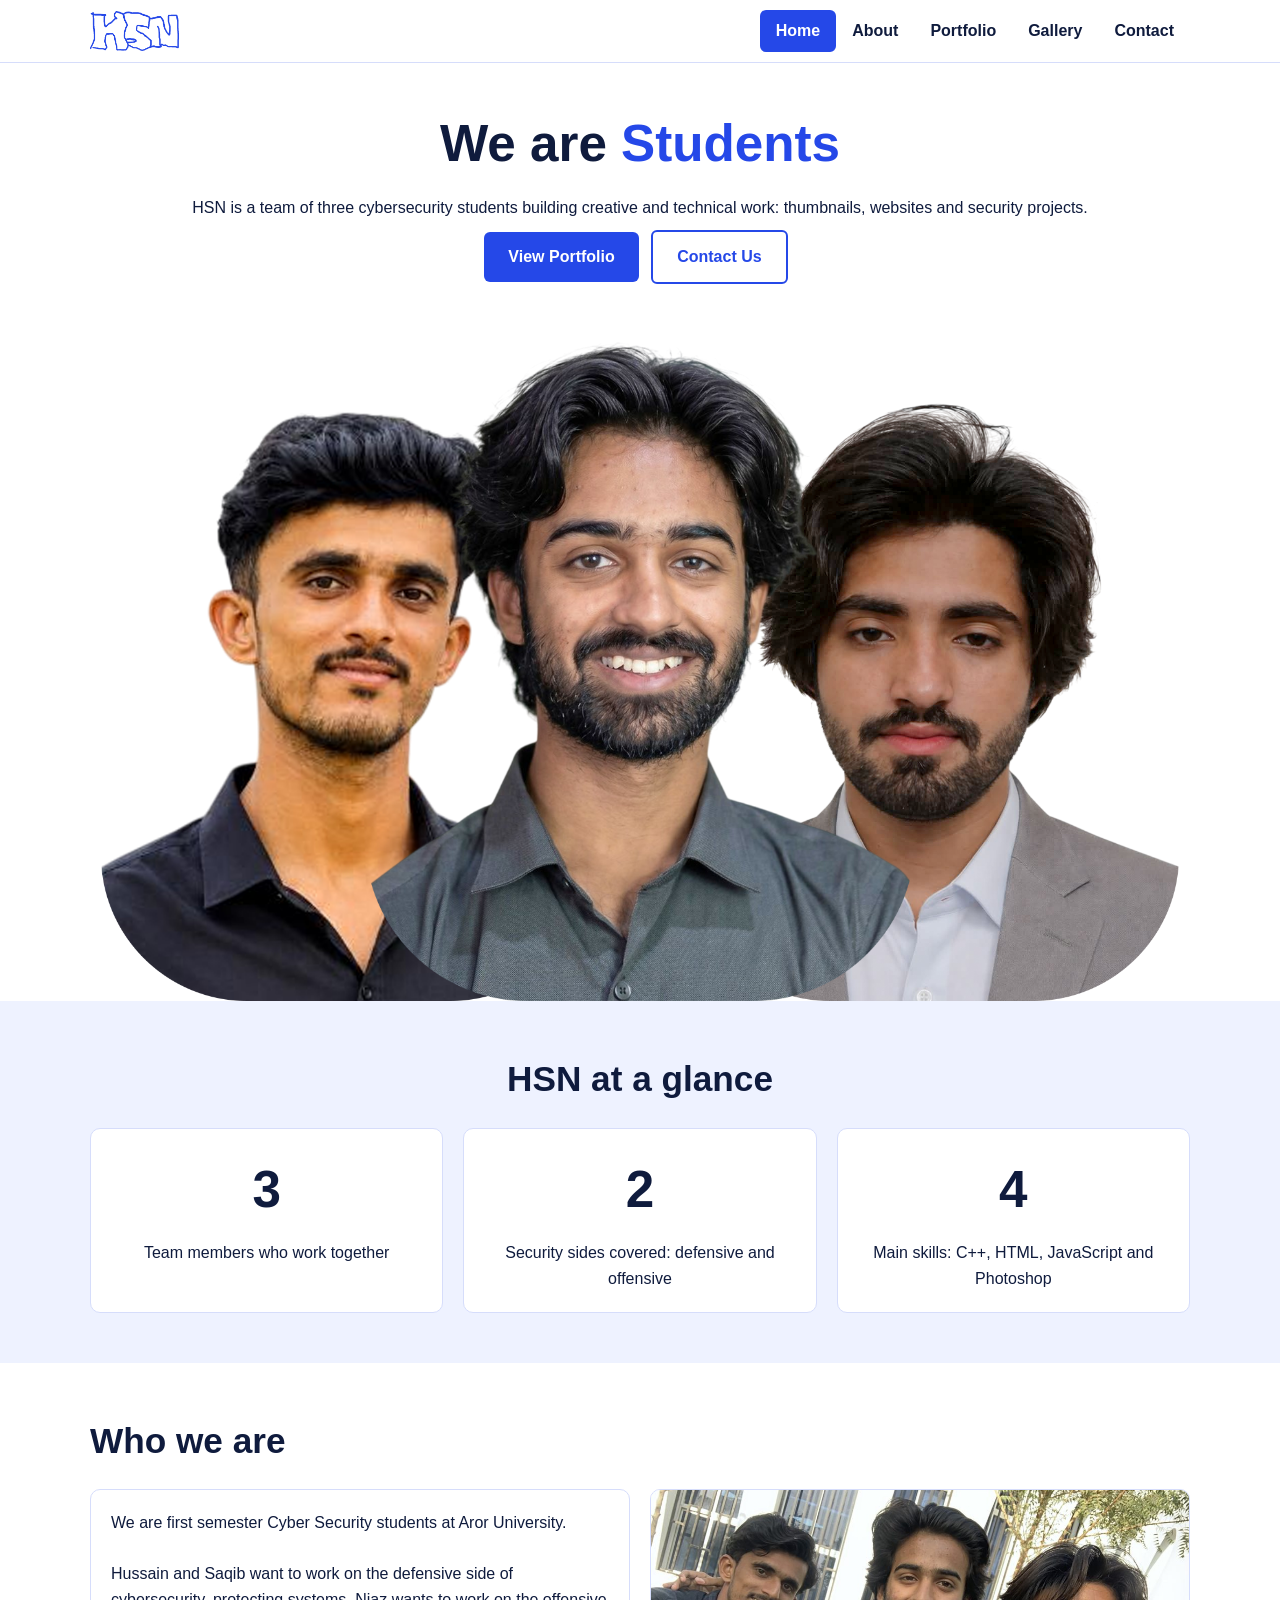
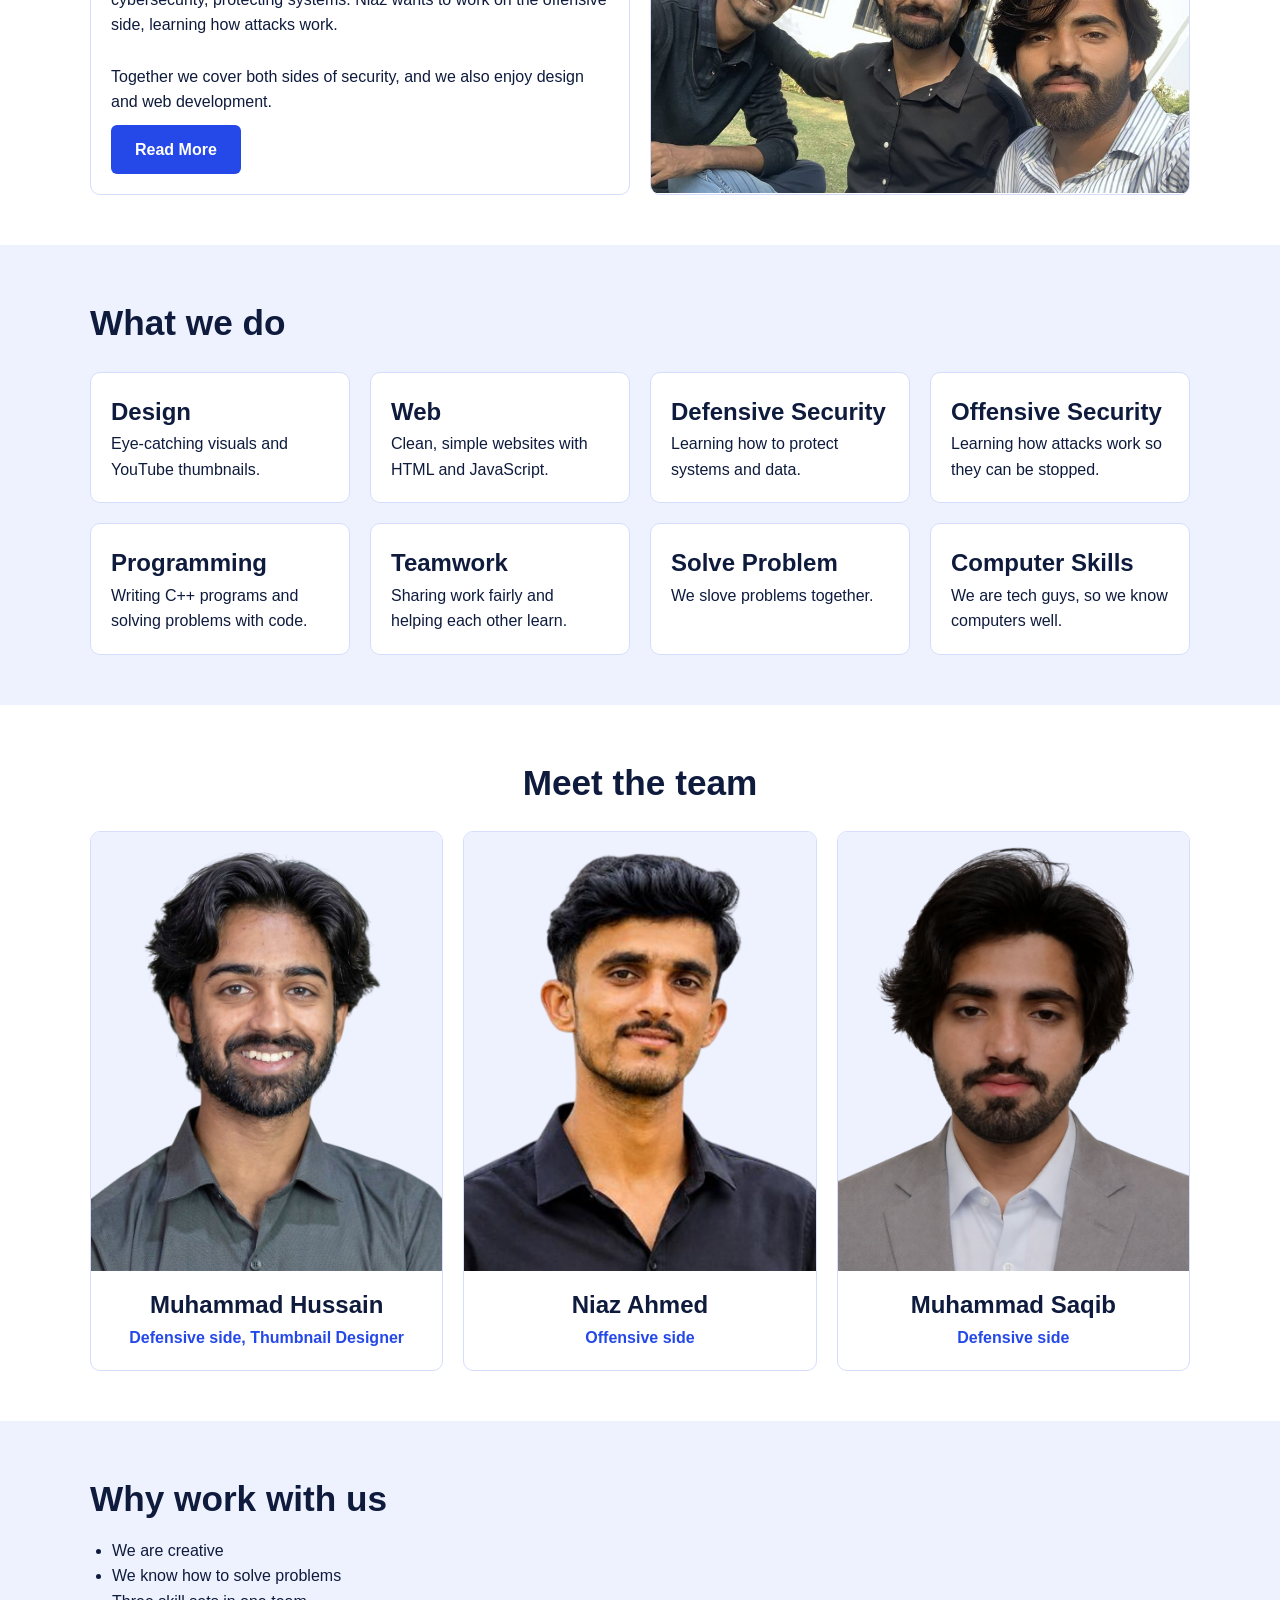
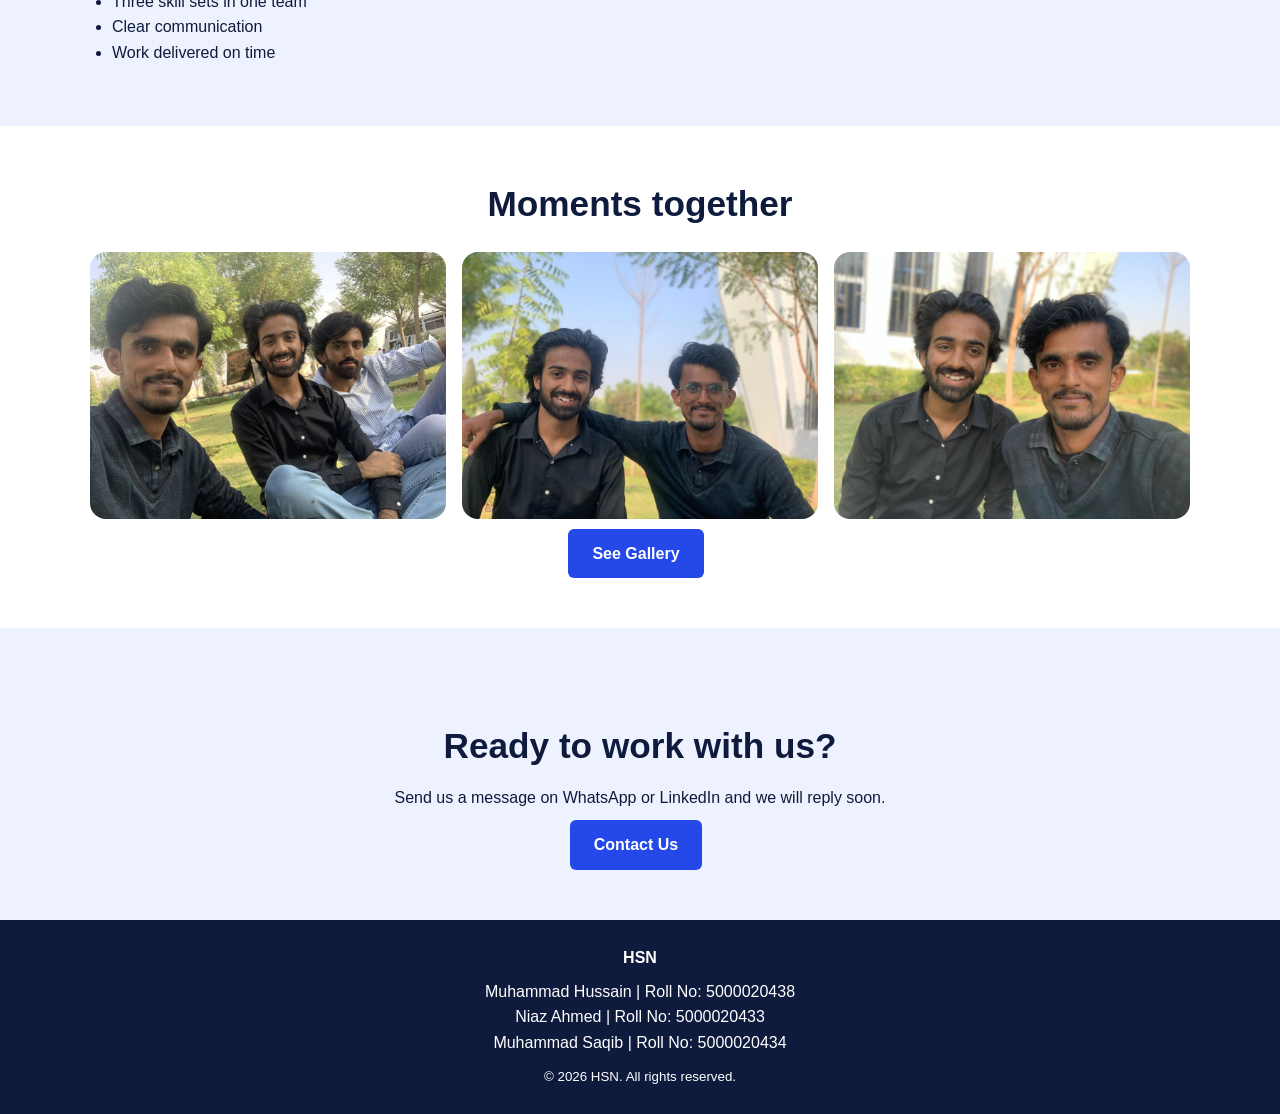
<file: index.html>
<!DOCTYPE html>
<html>
<head>
  <meta charset="UTF-8">
  <meta name="viewport" content="width=device-width, initial-scale=1.0">
  <title>Home | HSN</title>
  <link rel="icon" href="images/favicon.png">
  <!-- Connects the CSS file -->
  <link rel="stylesheet" href="style.css">
</head>
<body>

  <!-- MENU: same on every page. class="active" highlights the current page -->
  <div class="navbar">
    <div class="container nav-inner">
      <a href="index.html"><img class="logo" src="images/logo.png" alt="HSN logo"></a>
      <!-- NEW: menu button, only visible on small (mobile) screens. script.js shows/hides the menu when it is clicked -->
      <button class="menu-btn" id="menuBtn" aria-label="Open menu">&#9776;</button>
      <ul id="navLinks"> <!-- NEW: id lets script.js find this menu -->
        <li><a href="index.html" class="active">Home</a></li>
        <li><a href="about.html">About</a></li>
        <li><a href="portfolio.html">Portfolio</a></li>
        <li><a href="gallery.html">Gallery</a></li>
        <li><a href="contact.html">Contact</a></li>
      </ul>
    </div>
  </div>

  <!-- 1. TOP PART: heading (the word changes with JavaScript), buttons and team photos -->
  <div class="container hero">
    <h1>We are <span id="word">Students</span></h1>
    <p>HSN is a team of three cybersecurity students building creative and technical work: thumbnails, websites and security projects.</p>
    <a class="btn" href="portfolio.html">View Portfolio</a>
    <a class="btn outline" href="contact.html">Contact Us</a>

    <!-- Photos: Hussain in front, Niaz on the left, Saqib on the right -->
    <div class="stage">
      <img class="left" src="images/niazhome.png" alt="Niaz">
      <img class="right" src="images/saqibhome.png" alt="Saqib">
      <img class="front" src="images/hussainhome.png" alt="Hussain">
    </div>
  </div>

  <!-- 2. AT A GLANCE: three boxes with big numbers (change the numbers and text freely) -->
  <div class="section alt" style="text-align: center;">
    <div class="container">
      <h2>HSN at a glance</h2>
      <div class="grid">
        <div class="box"><h1>3</h1><p>Team members who work together</p></div>
        <div class="box"><h1>2</h1><p>Security sides covered: defensive and offensive</p></div>
        <div class="box"><h1>4</h1><p>Main skills: C++, HTML, JavaScript and Photoshop</p></div>
      </div>
    </div>
  </div>

  <!-- 3. WHO WE ARE: text box on the left, team photo on the right -->
  <div class="section">
    <div class="container">
      <h2>Who we are</h2>
      <div class="grid">
        <div class="box">
          <p>We are first semester Cyber Security students at Aror University.</p>
          <br>
          <p>Hussain and Saqib want to work on the defensive side of cybersecurity, protecting systems. Niaz wants to work on the offensive side, learning how attacks work.</p>
          <br>
          <p>Together we cover both sides of security, and we also enjoy design and web development.</p>
          <a class="btn" href="about.html">Read More</a>
        </div>
        <div class="box image-box">
    <img src="images/project-1.jpg" alt="HSN team">
</div>
      </div>
    </div>
  </div>

  <!-- 4. WHAT WE DO: boxes (copy or delete a box if needed) -->
  <div class="section alt" >
    <div class="container">
      <h2>What we do</h2>
      <div class="grid">
        <div class="box"><h3>Design</h3><p>Eye-catching visuals and YouTube thumbnails.</p></div>
        <div class="box"><h3>Web</h3><p>Clean, simple websites with HTML and JavaScript.</p></div>
        <div class="box"><h3>Defensive Security</h3><p>Learning how to protect systems and data.</p></div>
        <div class="box"><h3>Offensive Security</h3><p>Learning how attacks work so they can be stopped.</p></div>
        <div class="box"><h3>Programming</h3><p>Writing C++ programs and solving problems with code.</p></div>
        <div class="box"><h3>Teamwork</h3><p>Sharing work fairly and helping each other learn.</p></div>
        <div class="box"><h3>Solve Problem</h3><p>We slove problems together.</p></div>
        <div class="box"><h3>Computer Skills</h3><p>We are tech guys, so we know computers well.</p></div>
      </div>
    </div>
  </div>

  <!-- 5. MEET THE TEAM: photo, name and role -->
  <div class="section" style="text-align: center;">
    <div class="container">
      <h2>Meet the team</h2>
      <div class="grid">
        <div class="box">
          <img src="images/hussain.png" alt="Muhammad Hussain">
          <h3>Muhammad Hussain</h3>
          <p class="role">Defensive side, Thumbnail Designer</p>
        </div>
        <div class="box">
          <img src="images/niaz.png" alt="Niaz Ahmed">
          <h3>Niaz Ahmed</h3>
          <p class="role">Offensive side</p>
        </div>
        <div class="box">
          <img src="images/saqib.png" alt="Muhammad Saqib">
          <h3>Muhammad Saqib</h3>
          <p class="role">Defensive side</p>
        </div>
      </div>
    </div>
  </div>

  <!-- 6. WHY WORK WITH US: a list -->
  <div class="section alt">
    <div class="container">
      <h2>Why work with us</h2>
      <ul>
        <li>We are creative</li>
        <li>We know how to solve problems</li>
        <li>Three skill sets in one team</li>
        <li>Clear communication</li>
        <li>Work delivered on time</li>
      </ul>
    </div>
  </div>

  <!-- 7. PHOTOS: three photos from the gallery (class="gallery" gives round corners) -->
  <div class="section" style="text-align: center;">
    <div class="container">
      <h2>Moments together</h2>
      <div class="gallery">
        <img src="images/photo-2.jpg" alt="Team photo">
        <img src="images/photo-3.jpg" alt="Hussain and Niaz">
        <img src="images/photo-4.jpg" alt="Hussain and Niaz">
      </div>
      <a class="btn" href="gallery.html">See Gallery</a>
    </div>
  </div>

  <!-- 8. LAST PART: call to action -->
  <div class="section alt">
    <div class="container hero">
      <h2>Ready to work with us?</h2>
      <p>Send us a message on WhatsApp or LinkedIn and we will reply soon.</p>
      <a class="btn" href="contact.html">Contact Us</a>
    </div>
  </div>

  <!-- FOOTER: same on every page -->
  <div class="footer">
    <div class="container">
      <strong>HSN</strong>
      <ul>
        <li>Muhammad Hussain | Roll No: 5000020438</li>
        <li>Niaz Ahmed | Roll No: 5000020433</li>
        <li>Muhammad Saqib | Roll No: 5000020434</li>
      </ul>
      <small>&copy; 2026 HSN. All rights reserved.</small>
    </div>
  </div>

  <!-- JavaScript file (text changer) -->
  <script src="script.js"></script>
</body>
</html>
</file>
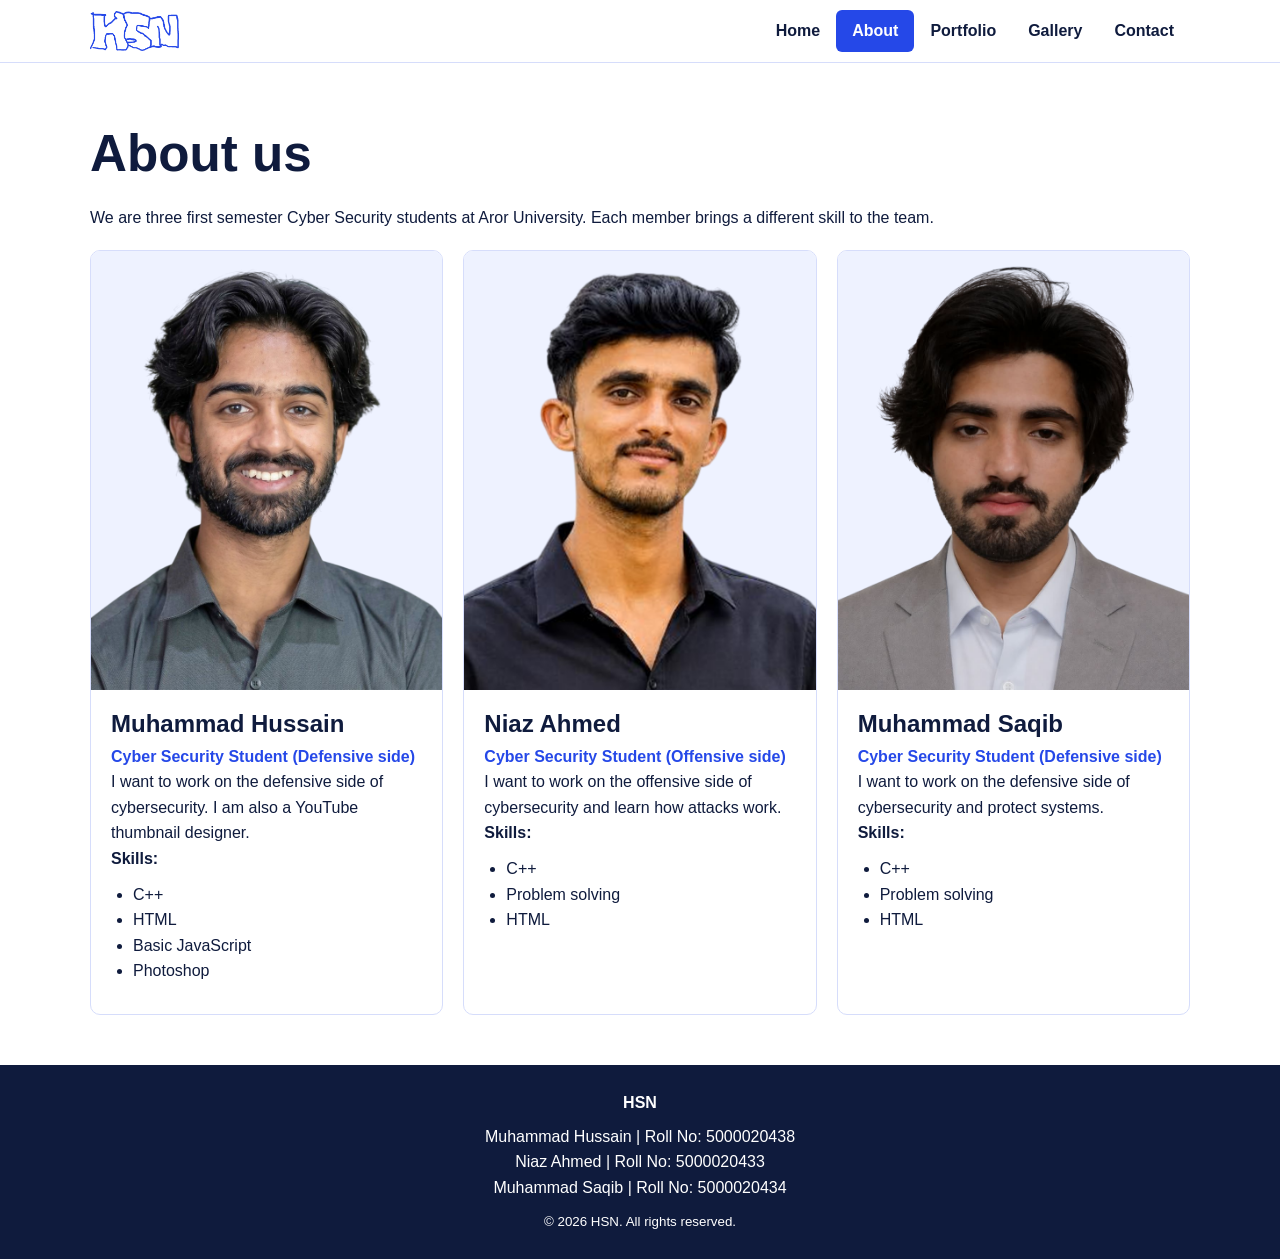
<file: about.html>
<!DOCTYPE html>
<html>
<head>
  <meta charset="UTF-8">
  <meta name="viewport" content="width=device-width, initial-scale=1.0">
  <title>About | HSN</title>
  <link rel="icon" href="images/favicon.png">
  <!-- Connects the CSS file -->
  <link rel="stylesheet" href="style.css">
</head>
<body>

  <!-- MENU: same on every page. class="active" highlights the current page -->
  <div class="navbar">
    <div class="container nav-inner">
      <a href="index.html"><img class="logo" src="images/logo.png" alt="HSN logo"></a>
      <!-- NEW: menu button, only visible on small (mobile) screens. script.js shows/hides the menu when it is clicked -->
      <button class="menu-btn" id="menuBtn" aria-label="Open menu">&#9776;</button>
      <ul id="navLinks"> <!-- NEW: id lets script.js find this menu -->
        <li><a href="index.html">Home</a></li>
        <li><a href="about.html" class="active">About</a></li>
        <li><a href="portfolio.html">Portfolio</a></li>
        <li><a href="gallery.html">Gallery</a></li>
        <li><a href="contact.html">Contact</a></li>
      </ul>
    </div>
  </div>

  <div class="section">
    <div class="container">
      <h1>About us</h1>
      <p>We are three first semester Cyber Security students at Aror University. Each member brings a different skill to the team.</p>
      <div class="grid">
      <!-- Muhammad Hussain (delete this whole box to remove a member) -->
      <div class="box">
        <img src="images/hussain.png" alt="Muhammad Hussain">
        <h3>Muhammad Hussain</h3>
        <p class="role">Cyber Security Student (Defensive side)</p>
        <p>I want to work on the defensive side of cybersecurity. I am also a YouTube thumbnail designer.</p>
        <p><b>Skills:</b></p>
        <ul>
          <li>C++</li>
          <li>HTML</li>
          <li>Basic JavaScript</li>
          <li>Photoshop</li>
        </ul>
      </div>
      <!-- Niaz Ahmed (delete this whole box to remove a member) -->
      <div class="box">
        <img src="images/niaz.png" alt="Niaz Ahmed">
        <h3>Niaz Ahmed</h3>
        <p class="role">Cyber Security Student (Offensive side)</p>
        <p>I want to work on the offensive side of cybersecurity and learn how attacks work.</p>
        <p><b>Skills:</b></p>
        <ul>
          <li>C++</li>
          <li>Problem solving</li>
          <li>HTML</li>
        </ul>
      </div>
      <!-- Muhammad Saqib (delete this whole box to remove a member) -->
      <div class="box">
        <img src="images/saqib.png" alt="Muhammad Saqib">
        <h3>Muhammad Saqib</h3>
        <p class="role">Cyber Security Student (Defensive side)</p>
        <p>I want to work on the defensive side of cybersecurity and protect systems.</p>
        <p><b>Skills:</b></p>
        <ul>
          <li>C++</li>
          <li>Problem solving</li>
          <li>HTML</li>
        </ul>
      </div>
      </div>
    </div>
  </div>

  <!-- FOOTER: same on every page -->
  <div class="footer">
    <div class="container">
      <strong>HSN</strong>
      <ul>
        <li>Muhammad Hussain | Roll No: 5000020438</li>
        <li>Niaz Ahmed | Roll No: 5000020433</li>
        <li>Muhammad Saqib | Roll No: 5000020434</li>
      </ul>
      <small>&copy; 2026 HSN. All rights reserved.</small>
    </div>
  </div>

  <!-- NEW: JavaScript file (menu button) -->
  <script src="script.js"></script>
</body>
</html>
</file>
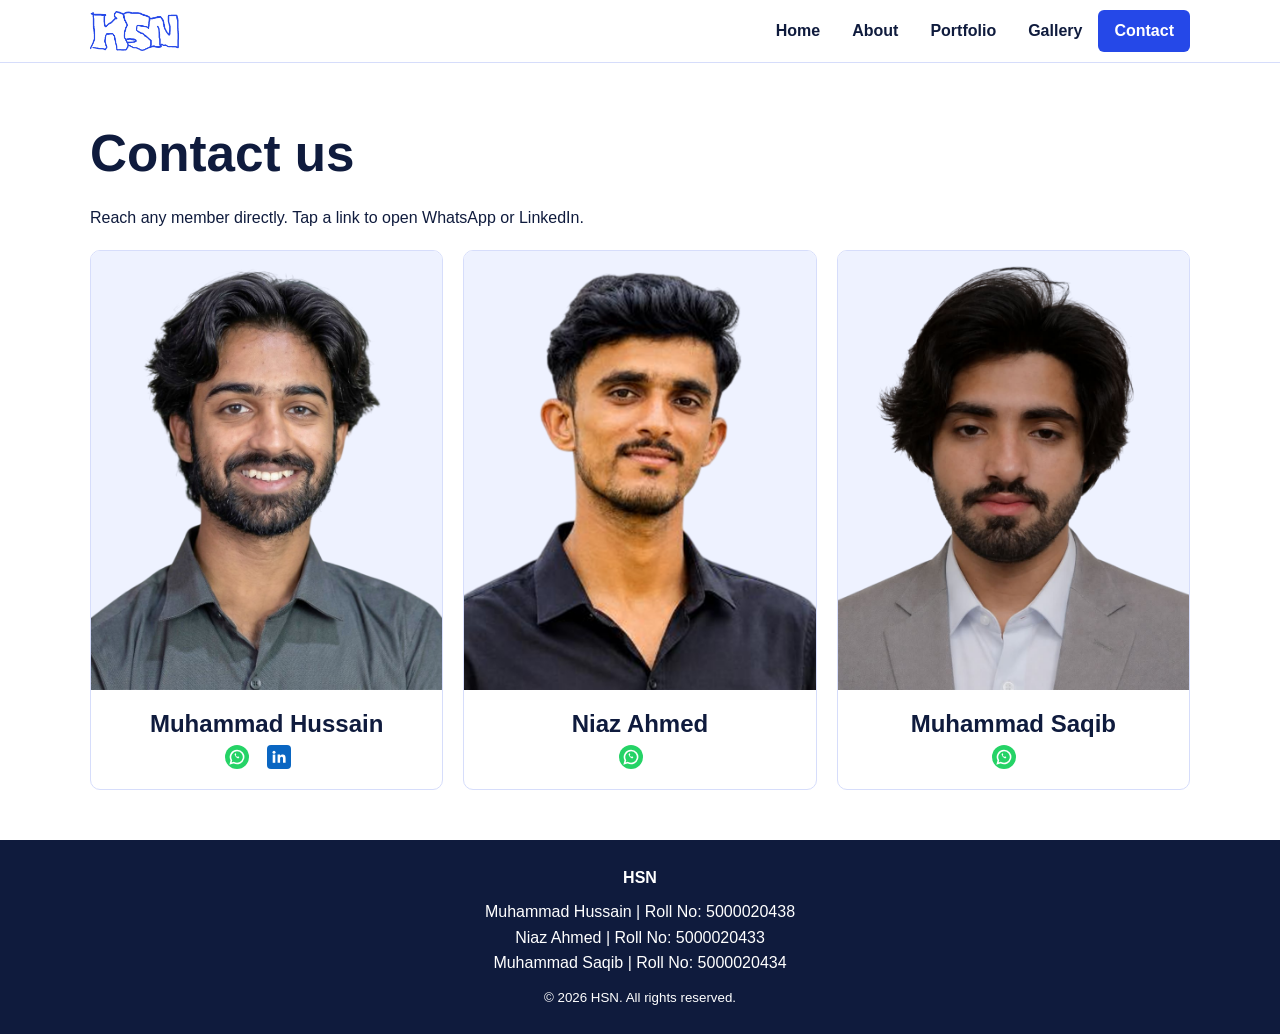
<file: contact.html>
<!DOCTYPE html>
<html>
<head>
  <meta charset="UTF-8">
  <meta name="viewport" content="width=device-width, initial-scale=1.0">
  <title>Contact | HSN</title>
  <link rel="icon" href="images/favicon.png">
  <!-- Connects the CSS file -->
  <link rel="stylesheet" href="style.css">
</head>
<body>

  <!-- MENU: same on every page. class="active" highlights the current page -->
  <div class="navbar">
    <div class="container nav-inner">
      <a href="index.html"><img class="logo" src="images/logo.png" alt="HSN logo"></a>
      <!-- NEW: menu button, only visible on small (mobile) screens. script.js shows/hides the menu when it is clicked -->
      <button class="menu-btn" id="menuBtn" aria-label="Open menu">&#9776;</button>
      <ul id="navLinks"> <!-- NEW: id lets script.js find this menu -->
        <li><a href="index.html">Home</a></li>
        <li><a href="about.html">About</a></li>
        <li><a href="portfolio.html">Portfolio</a></li>
        <li><a href="gallery.html">Gallery</a></li>
        <li><a href="contact.html" class="active">Contact</a></li>
      </ul>
    </div>
  </div>

  <div class="section">
    <div class="container">
      <h1>Contact us</h1>
      <p>Reach any member directly. Tap a link to open WhatsApp or LinkedIn.</p>
      <!-- One box per member. wa.me/ is followed by the number without + or 0 at the start.
           To add another platform, copy a link line and change the icon file, link and text. -->
      <div class="grid">
        <!-- Muhammad Hussain -->
        <div class="box" style="text-align: center;">
          <img src="images/hussain.png" alt="Muhammad Hussain">
          <h3>Muhammad Hussain</h3>
          <p><a href="https://wa.me/923158884673" target="_blank"><img class="icon" src="images/whatsapp.svg" alt="WhatsApp"><a href="https://www.linkedin.com/in/hey-muhammadhussain/" target="_blank"><img class="icon" src="images/linkedin.svg" alt="LinkedIn"> </a></p>
        </div>
        <!-- Niaz Ahmed -->
        <div class="box" style="text-align: center;">
          <img src="images/niaz.png" alt="Niaz Ahmed">
          <h3>Niaz Ahmed</h3>
          <p><a href="https://wa.me/923128609928" target="_blank"><img class="icon" src="images/whatsapp.svg" alt="WhatsApp"></a></p>
        </div>
        <!-- Muhammad Saqib -->
        <div class="box" style="text-align: center;">
          <img src="images/saqib.png" alt="Muhammad Saqib">
          <h3>Muhammad Saqib</h3>
          <p><a href="https://wa.me/923048474510" target="_blank"><img class="icon" src="images/whatsapp.svg" alt="WhatsApp"></a></p>
        </div>
      </div>
    </div>
  </div>

  <!-- FOOTER: same on every page -->
  <div class="footer">
    <div class="container">
      <strong>HSN</strong>
      <ul>
        <li>Muhammad Hussain | Roll No: 5000020438</li>
        <li>Niaz Ahmed | Roll No: 5000020433</li>
        <li>Muhammad Saqib | Roll No: 5000020434</li>
      </ul>
      <small>&copy; 2026 HSN. All rights reserved.</small>
    </div>
  </div>

  <!-- NEW: JavaScript file (menu button) -->
  <script src="script.js"></script>
</body>
</html>
</file>
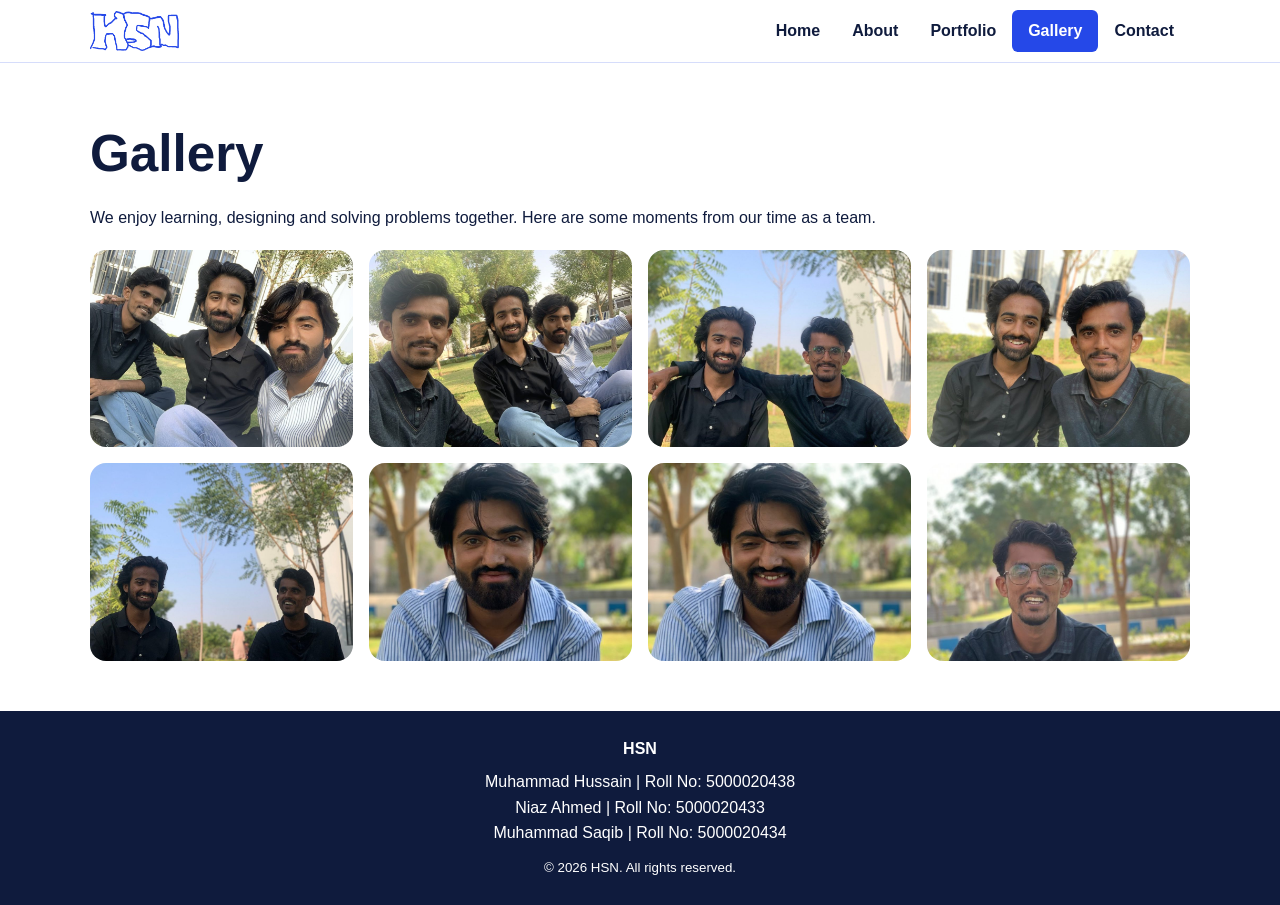
<file: gallery.html>
<!DOCTYPE html>
<html>
<head>
  <meta charset="UTF-8">
  <meta name="viewport" content="width=device-width, initial-scale=1.0">
  <title>Gallery | HSN</title>
  <link rel="icon" href="images/favicon.png">
  <!-- Connects the CSS file -->
  <link rel="stylesheet" href="style.css">
</head>
<body>

  <!-- MENU: same on every page. class="active" highlights the current page -->
  <div class="navbar">
    <div class="container nav-inner">
      <a href="index.html"><img class="logo" src="images/logo.png" alt="HSN logo"></a>
      <!-- NEW: menu button, only visible on small (mobile) screens. script.js shows/hides the menu when it is clicked -->
      <button class="menu-btn" id="menuBtn" aria-label="Open menu">&#9776;</button>
      <ul id="navLinks"> <!-- NEW: id lets script.js find this menu -->
        <li><a href="index.html">Home</a></li>
        <li><a href="about.html">About</a></li>
        <li><a href="portfolio.html">Portfolio</a></li>
        <li><a href="gallery.html" class="active">Gallery</a></li>
        <li><a href="contact.html">Contact</a></li>
      </ul>
    </div>
  </div>

  <div class="section">
    <div class="container">
      <h1>Gallery</h1>
      <p>We enjoy learning, designing and solving problems together. Here are some moments from our time as a team.</p>
      <!-- Photos: copy one img line to add a photo, delete a line to remove one -->
      <div class="gallery">
        <img src="images/photo-1.jpg" alt="HSN photo 1">
        <img src="images/photo-2.jpg" alt="HSN photo 2">
        <img src="images/photo-3.jpg" alt="HSN photo 3">
        <img src="images/photo-4.jpg" alt="HSN photo 4">
        <img src="images/photo-5.jpg" alt="HSN photo 5">
        <img src="images/photo-6.jpg" alt="HSN photo 6">
        <img src="images/photo-7.jpg" alt="HSN photo 7">
        <img src="images/photo-8.jpg" alt="HSN photo 8">
      </div>
    </div>
  </div>

  <!-- FOOTER: same on every page -->
  <div class="footer">
    <div class="container">
      <strong>HSN</strong>
      <ul>
        <li>Muhammad Hussain | Roll No: 5000020438</li>
        <li>Niaz Ahmed | Roll No: 5000020433</li>
        <li>Muhammad Saqib | Roll No: 5000020434</li>
      </ul>
      <small>&copy; 2026 HSN. All rights reserved.</small>
    </div>
  </div>

  <!-- NEW: JavaScript file (menu button) -->
  <script src="script.js"></script>
</body>
</html>
</file>
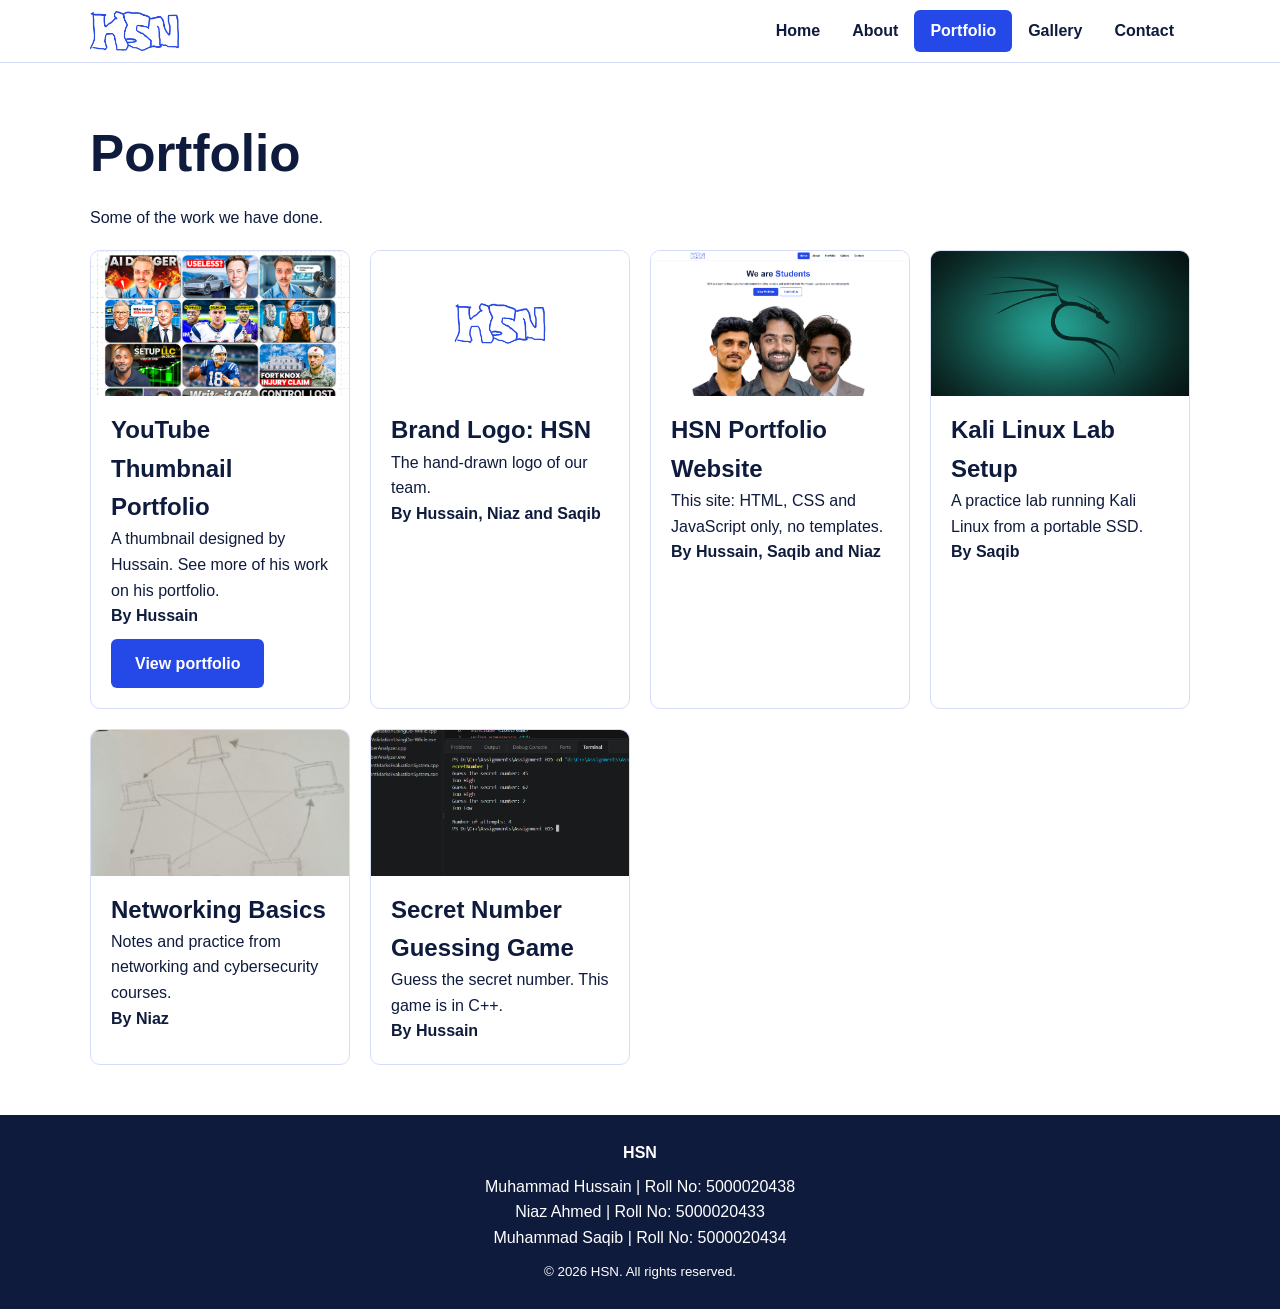
<file: portfolio.html>
<!DOCTYPE html>
<html>
<head>
  <meta charset="UTF-8">
  <meta name="viewport" content="width=device-width, initial-scale=1.0">
  <title>Portfolio | HSN</title>
  <link rel="icon" href="images/favicon.png">
  <!-- Connects the CSS file -->
  <link rel="stylesheet" href="style.css">
</head>
<body>

  <!-- MENU: same on every page. class="active" highlights the current page -->
  <div class="navbar">
    <div class="container nav-inner">
      <a href="index.html"><img class="logo" src="images/logo.png" alt="HSN logo"></a>
      <!-- NEW: menu button, only visible on small (mobile) screens. script.js shows/hides the menu when it is clicked -->
      <button class="menu-btn" id="menuBtn" aria-label="Open menu">&#9776;</button>
      <ul id="navLinks"> <!-- NEW: id lets script.js find this menu -->
        <li><a href="index.html">Home</a></li>
        <li><a href="about.html">About</a></li>
        <li><a href="portfolio.html" class="active">Portfolio</a></li>
        <li><a href="gallery.html">Gallery</a></li>
        <li><a href="contact.html">Contact</a></li>
      </ul>
    </div>
  </div>

  <div class="section">
    <div class="container">
      <h1>Portfolio</h1>
      <p>Some of the work we have done.</p>
      <!-- Each box is one project (3 per line on a computer). Copy a box to add a project.
           Photos are cropped to 16:9. To change a photo, replace the file in the images folder with the same name. -->
      <div class="grid">
        <!-- YouTube Thumbnail Portfolio -->
        <div class="box">
          <img class="wide" src="images/Portfolio.jpg" alt="YouTube Thumbnail Portfolio">
          <h3>YouTube Thumbnail Portfolio</h3>
          <p>A thumbnail designed by Hussain. See more of his work on his portfolio.</p>
          <p><b>By Hussain</b></p>
          <a class="btn" href="https://mhussain.framer.ai">View portfolio</a>
        </div>
        <!-- Brand Logo: HSN -->
        <div class="box">
          <img class="wide" src="images/hsnbrandlogo.png" alt="Brand Logo: HSN">
          <h3>Brand Logo: HSN</h3>
          <p>The hand-drawn logo of our team.</p>
          <p><b>By Hussain, Niaz and Saqib</b></p>
        </div>
        <!-- HSN Portfolio Website -->
        <div class="box">
          <img class="wide" src="images/hsn_site.jpg" alt="HSN Portfolio Website">
          <h3>HSN Portfolio Website</h3>
          <p>This site: HTML, CSS and JavaScript only, no templates.</p>
          <p><b>By Hussain, Saqib and Niaz</b></p>
        </div>
        <!-- Kali Linux Lab Setup -->
        <div class="box">
          <img class="wide" src="images/kalisetup.jpg" alt="Kali Linux Lab Setup">
          <h3>Kali Linux Lab Setup</h3>
          <p>A practice lab running Kali Linux from a portable SSD.</p>
          <p><b>By Saqib</b></p>
        </div>
        <!-- Networking Basics -->
        <div class="box">
          <img class="wide" src="images/networknotes.jpeg" alt="Networking Basics">
          <h3>Networking Basics</h3>
          <p>Notes and practice from networking and cybersecurity courses.</p>
          <p><b>By Niaz</b></p>
        </div>
        <!-- Guessing Game -->
        <div class="box">
          <img class="wide" src="images/secretnoguessinggame.png" alt="Networking Basics">
          <h3>Secret Number Guessing Game</h3>
          <p>Guess the secret number. This game is in C++.</p>
          <p><b>By Hussain</b></p>
        </div>
      </div>
    </div>
  </div>

  <!-- FOOTER: same on every page -->
  <div class="footer">
    <div class="container">
      <strong>HSN</strong>
      <ul>
        <li>Muhammad Hussain | Roll No: 5000020438</li>
        <li>Niaz Ahmed | Roll No: 5000020433</li>
        <li>Muhammad Saqib | Roll No: 5000020434</li>
      </ul>
      <small>&copy; 2026 HSN. All rights reserved.</small>
    </div>
  </div>

  <!-- NEW: JavaScript file (menu button) -->
  <script src="script.js"></script>
</body>
</html>
</file>
<file: style.css>
/* ===== STYLE.CSS: colours and layout for all pages ===== */

/* Main colours. Change a colour here and it changes everywhere. */
:root { --ink: #0f1b3d; --blue: #2548e8; --soft: #eef2ff; --line: #d6ddfb; }

/* Remove default spacing from every element */
* { box-sizing: border-box; margin: 0; padding: 0; }

/* Page text */
body { font-family: Arial, sans-serif; color: var(--ink); line-height: 1.6; }
h1 { font-size: 3.2rem; margin-bottom: 10px; }
h2 { font-size: 2.2rem; margin-bottom: 10px; }
h3 { font-size: 1.5rem; }
a { color: var(--blue); }
ul { margin: 10px 0 10px 22px; }
img { max-width: 100%; display: block; }

/* Centers the content and keeps it from getting too wide */
.container { width: 90%; max-width: 1100px; margin: auto; }

/* Space above and below each part of a page. "alt" = light blue background */
.section { padding: 50px 0; }
.alt { background: var(--soft); }

/* Top menu */
.navbar { border-bottom: 1px solid var(--line); }
.nav-inner { display: flex; justify-content: space-between; align-items: center; flex-wrap: wrap; padding: 10px 0; }
.logo { height: 40px; width: auto; }
.navbar ul { display: flex; list-style: none; margin: 0; }
.navbar li a { display: block; padding: 8px 16px; text-decoration: none; color: var(--ink); font-weight: bold; }
.navbar li a.active { background: var(--blue); color: white; border-radius: 6px; }

/* Buttons */
.btn { display: inline-block; padding: 12px 24px; margin: 10px 8px 0 0; background: var(--blue); color: white; text-decoration: none; border-radius: 6px; font-weight: bold; }
.btn.outline { background: white; color: var(--blue); border: 2px solid var(--blue); }

/* Home page top part: 3 photos on top of each other */
.hero { padding-top: 40px; text-align: center; }
#word { color: var(--blue); }
.stage { position: relative; aspect-ratio: 16 / 10; margin-top: 30px; }
.stage img { position: absolute; bottom: 0; }
.stage .front { height: 100%; left: 50%; transform: translateX(-50%); z-index: 3; }
.stage .left { height: 90%; left: 1%; z-index: 1; }
.stage .right { height: 90%; right: 1%; z-index: 2; }

/* Boxes in a row. They stack automatically on small screens. */
.grid { display: grid; grid-template-columns: repeat(auto-fit, minmax(260px, 1fr)); gap: 20px; margin-top: 20px; }
.box { border: 1px solid var(--line); border-radius: 10px; overflow: hidden; background: white; padding: 20px; }
.box img { margin: -20px -20px 15px; max-width: none; width: calc(100% + 40px); background: var(--soft); }
.box .role { color: var(--blue); font-weight: bold; }
.box a { margin-right: 12px; }

/* 16:9 project photos. Any photo you add is cropped to 16:9 automatically */
.box img.wide { aspect-ratio: 16 / 9; object-fit: cover; object-position: center 10%; }

/* new class for one photo on home page */
.image-box { padding: 0;}
.image-box img {margin: 0; width: 100%; aspect-ratio: 16/9; object-fit: cover; object-position: center 10%; }

/* Small platform icons (WhatsApp, LinkedIn) */
.box img.icon { display: inline-block; width: 24px; height: 24px; margin: 0 6px 0 0; background: none; vertical-align: middle; }

/* Gallery photos: round corners, all the same size, no effects */
.gallery { display: grid; grid-template-columns: repeat(auto-fit, minmax(260px, 1fr)); gap: 16px; margin-top: 20px; }
.gallery img { width: 100%; aspect-ratio: 4 / 3; object-fit: cover; object-position: center 30%; border-radius: 16px; }

/* Bottom bar */
.footer { background: var(--ink); color: white; padding: 25px 0; text-align: center; }
.footer ul { list-style: none; margin: 8px 0; }

/* ===== NEW: MENU BUTTON FOR MOBILE ===== */
/* The button is hidden on big screens */
.menu-btn { display: none; background: white; border: 2px solid var(--blue); color: var(--blue); font-size: 1.4rem; padding: 2px 12px; border-radius: 6px; cursor: pointer; }

/* On screens 760px wide or smaller (phones) */
@media (max-width: 760px) {
  .menu-btn { display: block; }                                        /* show the button */
  .navbar ul { display: none; flex-direction: column; width: 100%; }   /* hide the menu and stack the links */
  .navbar ul.open { display: flex; }                                   /* script.js adds "open" to show it */
}
</file>
